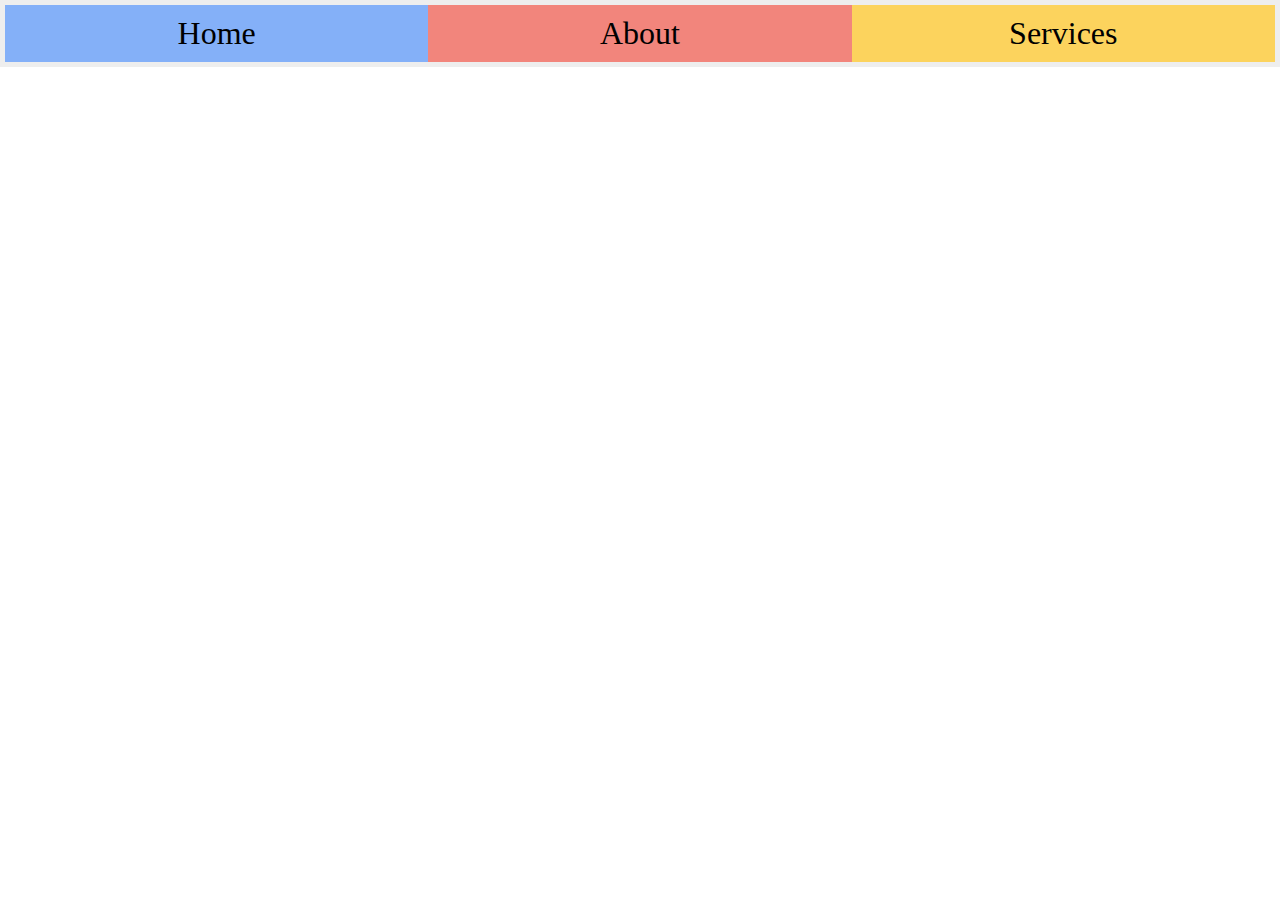
<file: flex-navbar/index.html>
<html>
  <head>
    <link rel="stylesheet" href="./index.css" />
    <title>Flex Flex</title>
  </head>
  <body>
    <nav class="container">
      <div class="home">Home</div>
      <div class="about">About</div>
      <div class="services">Services</div>
    </nav>
  </body>
</html>
</file>
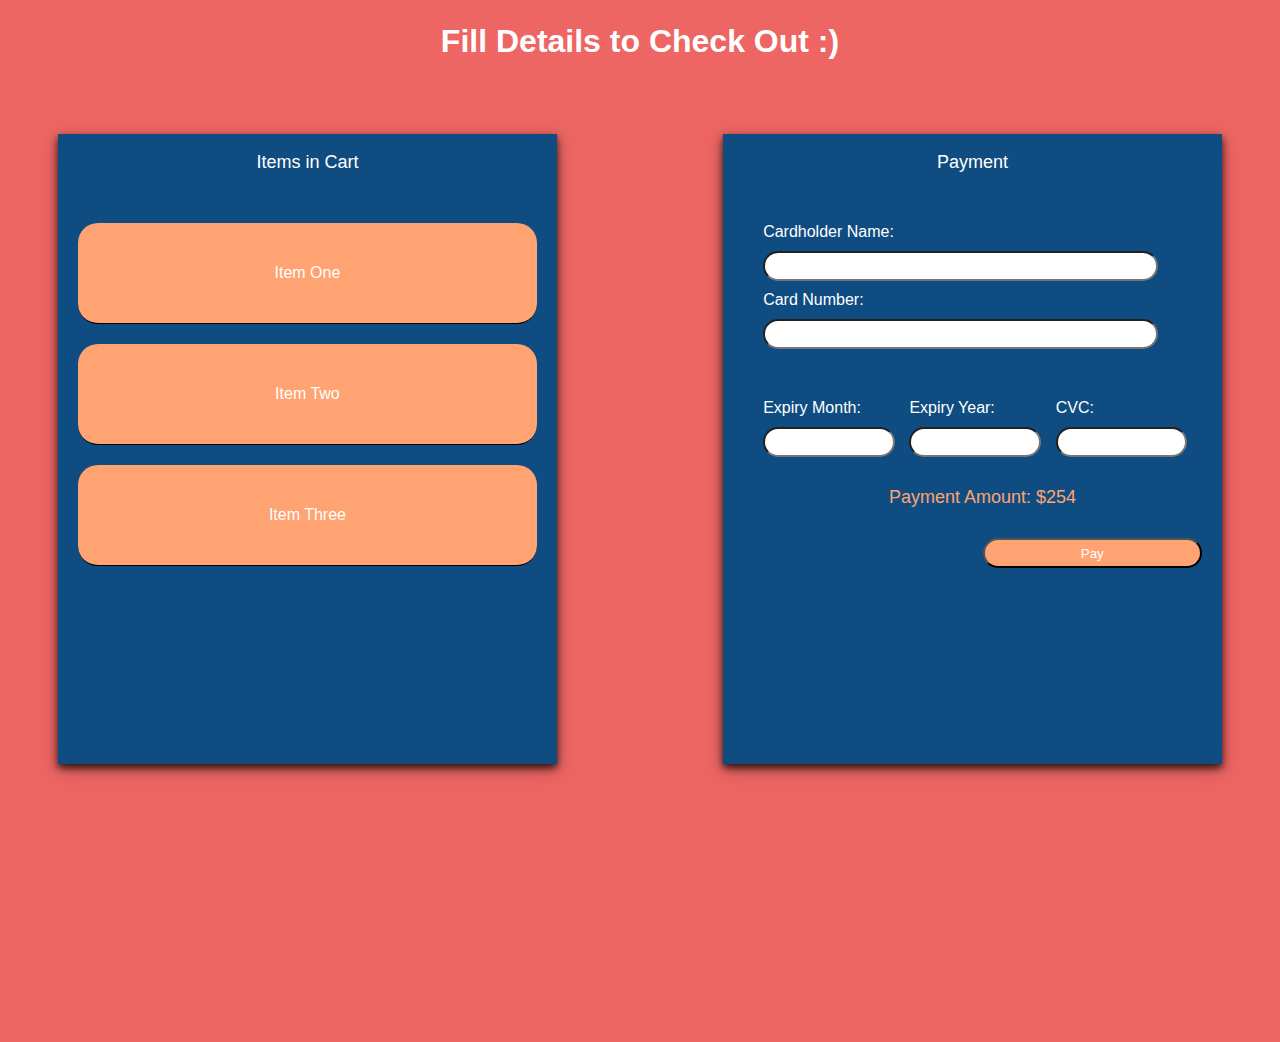
<file: dailyui/checkout/index.html>
<html>
  <head>
    <title>Check Out Page</title>
    <link rel="stylesheet" href="index.css" />
  </head>
  <body>
    <h1>Fill Details to Check Out :)</h1>
    <div class="main">
      <div class="orderitems">
        <p>Items in Cart</p>
        <div class="item">
          <span>Item One</span>
        </div>
        <div class="item">
          <span>Item Two</span>
        </div>
        <div class="item">
          <span>Item Three</span>
        </div>
      </div>
      <div class="between"></div>
      <div class="payment">
        <p>Payment</p>
        <form class="form">
          <div class="name">
            <div>
              <label for="cardholdername">Cardholder Name:</label><br />
              <input type="text" id="cardholdername" />
            </div>
          </div>
          <div class="number">
            <div>
              <label for="cardnumber">Card Number:</label><br />
              <input type="text" id="cardnumber" />
            </div>
          </div>
          <div class="details">
            <div>
              <label for="cardholdername">Expiry Month:</label><br />
              <input type="text" id="cardholdername" />
            </div>
            <div>
              <label for="cardholdername">Expiry Year:</label><br />
              <input type="text" id="cardholdername" />
            </div>
            <div>
              <label for="cardholdername">CVC:</label><br />
              <input type="text" id="cardholdername" />
            </div>
          </div>
          <div class="amount">
            <span>Payment Amount: $254</span>
          </div>
          <div class="submit">
            <input class="button" type="Submit" value="Pay" />
          </div>
        </form>
      </div>
    </div>
  </body>
</html>
</file>
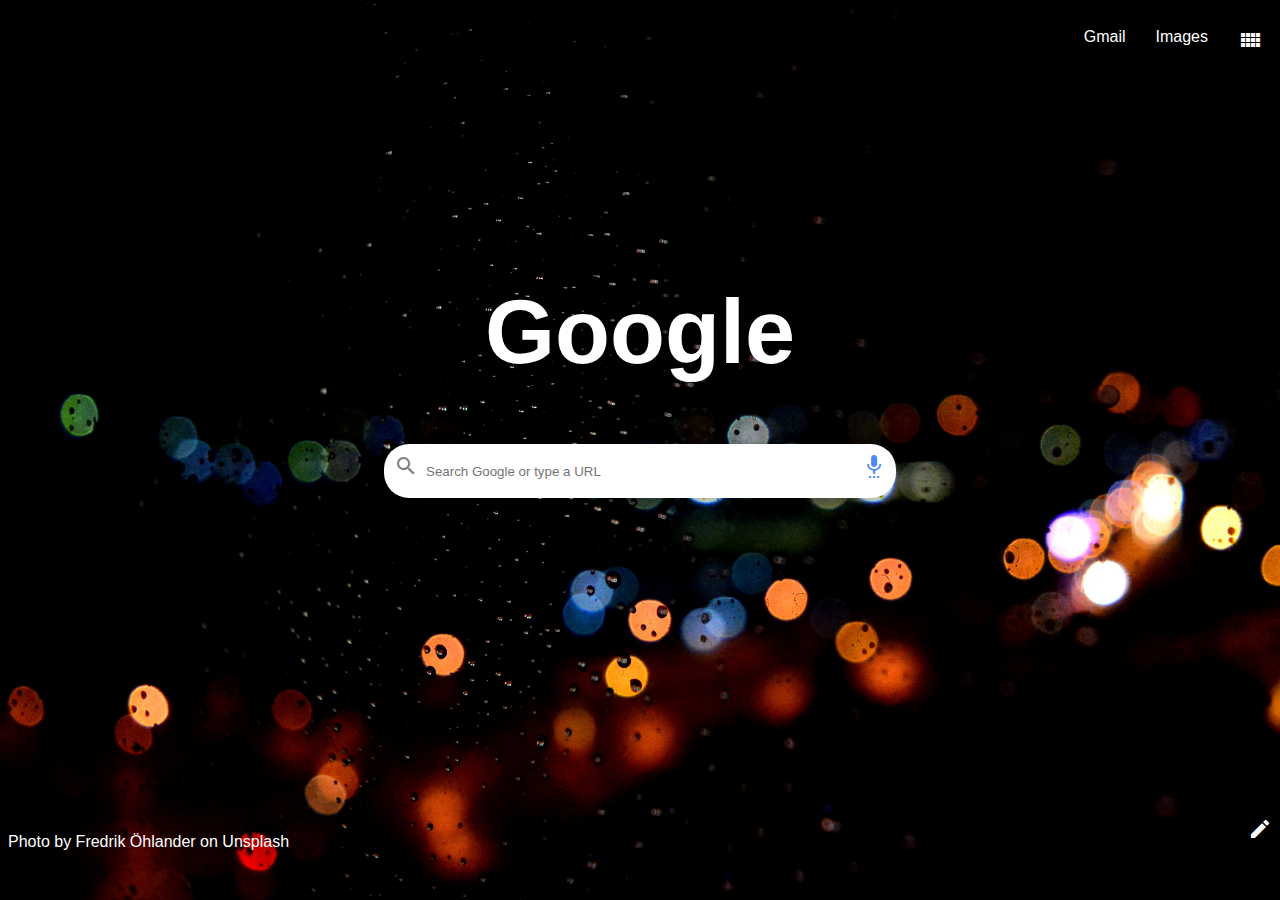
<file: dailyui/landingpage/index.html>
<html>
    <head>
        <link href="https://fonts.googleapis.com/icon?family=Material+Icons"
      rel="stylesheet">
        <link rel="stylesheet" href="./index.css"> 
        <title>That Landing Page</title>
    </head>
    <body>
        <header>
            <nav class="header">
                <div><a href="">Gmail</a></div>
                <div><a href="">Images</a></div>
                <div><i class="material-icons">view_comfy</i></div>
            </nav>
        </header>
        <main>
            <div class="main">
                <h1>Google</h1>
                <div class="input container">
                    <i class="material-icons search">search</i>
                    <input placeholder="Search Google or type a URL"/>
                    <i class="material-icons voice">settings_voice</i>
                </div>
            </div>  
        </main>
        <footer>
            <p>Photo by Fredrik Öhlander on Unsplash</p>
            <i class="material-icons">create</i>
        </footer>
    </body>
</html>
</file>
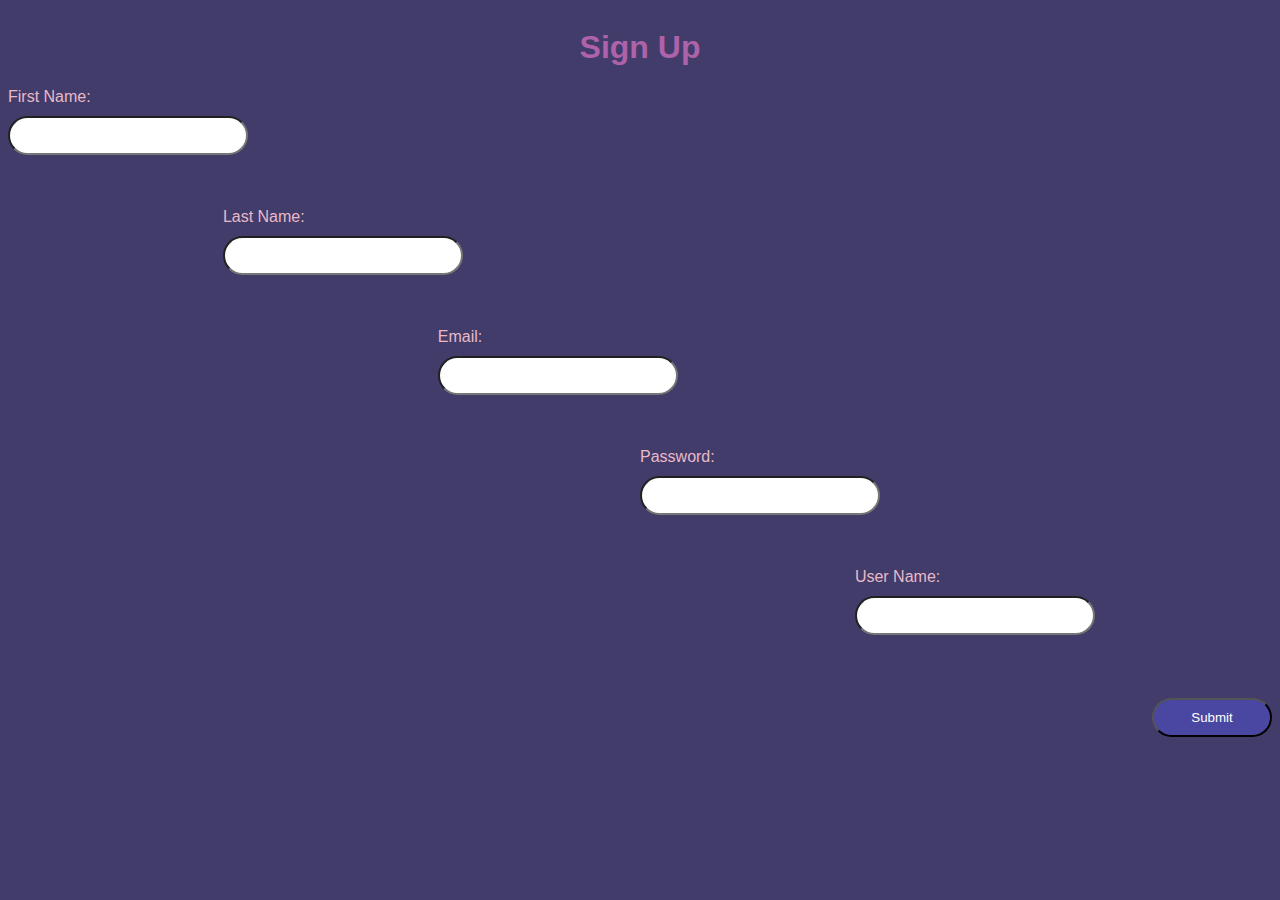
<file: dailyui/signup/index.html>
<html>
  <head>
    <link rel="stylesheet" href="index.css" />
    <title>Sign Up v1</title>
  </head>
  <body>
    <h1>Sign Up</h1>
    <form class="form">
      <div class="fname">
        <label for="firstname">First Name:</label><br />
        <input type="text" id="firstname" />
      </div>
      <div class="lname">
        <label for="lastname">Last Name:</label><br />
        <input type="text" id="lastname" />
      </div>
      <div class="email">
        <label for="emailinput">Email:</label><br />
        <input type="text" id="emailinput" />
      </div>
      <div class="pword">
        <label for="password">Password:</label><br />
        <input type="password" id="password" />
      </div>
      <div class="uname">
        <label for="username">User Name:</label><br />
        <input type="text" id="username" />
      </div>
      <div class="submit">
        <input class="button" type="Submit" value="Submit" />
      </div>
    </form>
  </body>
</html>
</file>
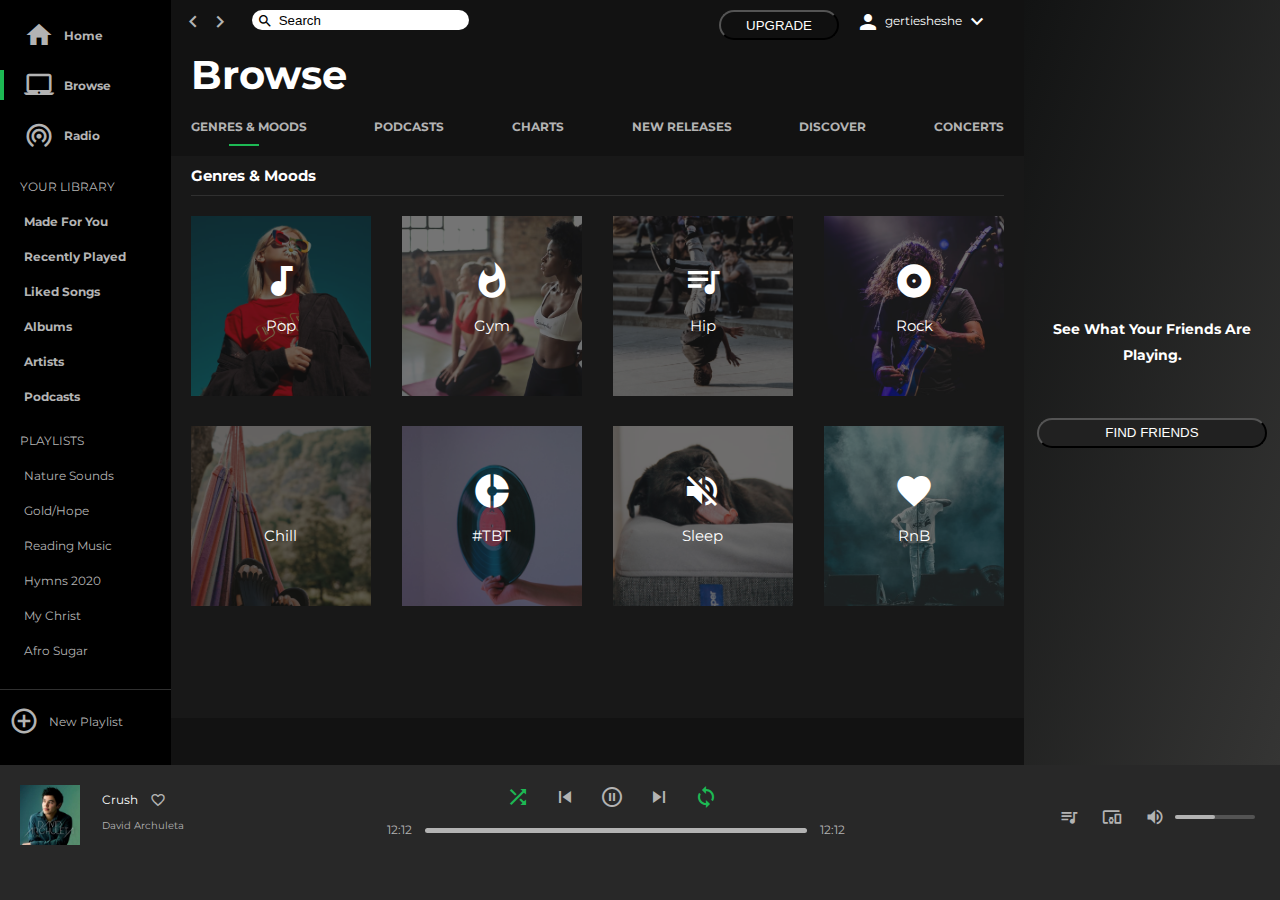
<file: dailyui/spotify/index.html>
<html>
  <head>
    <title>Spotify Landing Page</title>
    <link rel="stylesheet" href="index.css" />
    <link
      href="https://fonts.googleapis.com/icon?family=Material+Icons"
      rel="stylesheet"
    />
    <link
      href="https://fonts.googleapis.com/css?family=Montserrat:800italic,700,300,600,800,400"
      rel="stylesheet"
    />
  </head>
  <body>
    <main>
      <div class="column-one">
        <div class="sidebar-content">
          <div class="menu"><i class="material-icons">home</i>Home</div>
          <div class="menu browse-selected">
            <i class="material-icons">laptop_mac</i>Browse
          </div>
          <div class="menu">
            <i class="material-icons">wifi_tethering</i>Radio
          </div>

          <p class="library">YOUR LIBRARY</p>
          <div class="library-menu">Made For You</div>
          <div class="library-menu">Recently Played</div>
          <div class="library-menu">Liked Songs</div>
          <div class="library-menu">Albums</div>
          <div class="library-menu">Artists</div>
          <div class="library-menu">Podcasts</div>

          <p class="playlists">PLAYLISTS</p>
          <div>Nature Sounds</div>
          <div>Gold/Hope</div>
          <div>Reading Music</div>
          <div>Hymns 2020</div>
          <div>My Christ</div>
          <div>Afro Sugar</div>
        </div>
        <div class="sticky">
          <div>
            <i class="material-icons">add_circle_outline</i>New Playlist
          </div>
        </div>
      </div>
      <div class="column-two">
        <div>
          <div class="nav-bar">
            <div class="search">
              <div class="arrows">
                <i class="material-icons">keyboard_arrow_left</i>
                <i class="material-icons arrow">keyboard_arrow_right</i>
              </div>
              <div class="search-bar">
                <i class="material-icons">search</i>
                <input placeholder="Search" />
              </div>
            </div>
            <div class="upgrade">
              <button class="upgrade-button">UPGRADE</button>
              <div class="profile-icon">
                <i class="material-icons">person</i>gertiesheshe
                <i class="material-icons">keyboard_arrow_down</i>
              </div>
            </div>
          </div>
          <div class="main-header-content">
            <div class="Browse">
              Browse
            </div>
            <div class="genre-selection">
              <div class="genres">
                GENRES & MOODS
                <div class="selected-genre"></div>
              </div>
              <div class="genres">PODCASTS</div>
              <div class="genres">CHARTS</div>
              <div class="genres">NEW RELEASES</div>
              <div class="genres">DISCOVER</div>
              <div class="genres">CONCERTS</div>
            </div>
          </div>
        </div>
        <div class="body-background">
          <div class="body-content">
            <div class="selected-title">Genres & Moods</div>
            <div class="genre-moods-selections">
              <div class="genre-and-mood">
                <div class="genre-icon">
                  <div>
                    <i class="material-icons">audiotrack</i></br>
                    <p>Pop</p>
                  </div>
                </div>
                <img src="album-photos/pop.jpeg" />
              </div>
              <div class="genre-and-mood">
                <div class="genre-icon">
                    <div>
                      <i class="material-icons">whatshot</i></br>
                      <p>Gym</p>
                    </div>
                  </div>
                <img src="album-photos/workout.jpeg" />
              </div>
              <div class="genre-and-mood">
                <div class="genre-icon">
                    <div>
                      <i class="material-icons">queue_music</i></br>
                      <p>Hip</p>
                    </div>
                  </div>
                <img src="album-photos/hiphop.jpeg" />
              </div>
              <div class="genre-and-mood">
                <div class="genre-icon">
                    <div>
                      <i class="material-icons">album</i></br>
                      <p>Rock</p>
                    </div>
                  </div>
                <img src="album-photos/rock.jpeg" />
              </div>
              <div class="genre-and-mood">
                <div class="genre-icon">
                    <div>
                      <i class="material-icons">eco</i></br>
                      <p>Chill</p>
                    </div>
                  </div>
                <img src="album-photos/chill.jpeg" />
              </div>
              <div class="genre-and-mood">
                <div class="genre-icon">
                    <div>
                      <i class="material-icons">donut_small</i></br>
                      <p>#TBT</p>
                    </div>
                  </div>
                <img src="album-photos/throwback.jpeg" />
              </div>
              <div class="genre-and-mood">
                <div class="genre-icon">
                    <div>
                      <i class="material-icons">volume_off</i></br>
                      <p>Sleep</p>
                    </div>
                  </div>
                <img src="album-photos/sleep.jpeg" />
              </div>
              <div class="genre-and-mood">
                <div class="genre-icon">
                    <div>
                      <i class="material-icons">favorite</i></br>
                      <p>RnB</p>
                    </div>
                  </div>
                <img src="album-photos/rnb.jpeg" />
              </div>
            </div>
          </div>
        </div>
      </div>
      <div class="column-three">
        <div>
          <div class="friends-text">
            See What Your Friends Are Playing.
          </div>

          <div class="friends-button">
            <button>FIND FRIENDS</button>
          </div>
        </div>
      </div>
    </main>
    <footer>
      <div class="song-playing">
        <div class="author-image">
          <img src="playing.jpg" />
        </div>
        <div class="author-details">
          <div class="detail_one">
            <p class="song">Crush</p>
            <i class="material-icons">favorite_border</i>
          </div>
          <p class="author">David Archuleta</p>
        </div>
      </div>
      <div class="listen-controls">
        <div class="controls">
          <i class="material-icons selected">shuffle</i>
          <i class="material-icons">skip_previous</i>
          <i class="material-icons">pause_circle_outline</i>
          <i class="material-icons">skip_next</i>
          <i class="material-icons selected">loop</i>
        </div>
        <div class="progress">
          <span
            >12:12
            <div class="play-length"></div>
            12:12</span
          >
        </div>
      </div>
      <div class="settings">
        <div class="settings-icons">
          <i class="material-icons">queue_music</i>
          <i class="material-icons">devices_other</i>
          <i class="material-icons">volume_up</i>
        </div>
        <div class="sound-bar">
          <div class="sound-container">
            <div class="sound-level"></div>
          </div>
        </div>
      </div>
    </footer>
  </body>
</html>
</file>
<file: flex-navbar/index.css>
body {
  margin: 0;
  padding: 0;
  font-family: Verdana;
}

.container {
  border: 5px solid #eee;
  display: flex;
  flex-direction: row;
}

/* .services {
  margin-left: auto;
} */

.container > div {
  padding: 10px;
  text-align: center;
  font-size: 2em;
  flex: 1;
}

.container > div:nth-child(1) {
  background-color: #84b0f8;
}

.container > div:nth-child(2) {
  background-color: #f2857c;
}

.container > div:nth-child(3) {
  background-color: #fcd35d;
}

@media all and (max-width: 700px) {
  .container {
    flex-direction: column;
  }
}

/* .home,
.services {
  flex: 1;
} */

/* .about {
  flex: 2;
} */

/* .services {
  margin-left: auto;
} */
</file>
<file: dailyui/checkout/index.css>
body {
  background-color: #ed6663;
  color: white;
  font-family: 'Gill Sans', 'Gill Sans MT', Calibri, 'Trebuchet MS', sans-serif;
}

h1 {
  text-align: center;
  height: 10vh;
  padding-top: 15;
}

p {
  font-size: large;
  margin-bottom: 10%;
}

.main {
  display: flex;
  height: 100vh;
  justify-content: center;
  text-align: center;
}

.orderitems {
  flex: 3;
  background-color: #0f4c81;
  height: 70vh;
  margin-left: 50px;
  box-shadow: 0 4px 8px 0 rgba(0, 0, 0, 0.8), 0 6px 20px 0 rgba(0, 0, 0, 0.19);
}

.between {
  flex: 1;
}

.payment {
  flex: 3;
  background-color: #0f4c81;
  margin-right: 50px;
  height: 70vh;
  box-shadow: 0 4px 8px 0 rgba(0, 0, 0, 0.8), 0 6px 20px 0 rgba(0, 0, 0, 0.19);
}

.item {
  height: 100px;
  background-color: #ffa372;
  border-bottom: 1px solid black;
  margin: 0 20px 20px 20px;
  display: flex;
  justify-content: center;
  align-items: center;
  border-radius: 20px;
}

form {
  margin: 0 20px 0 40px;
  text-align: left;
}

.name {
  display: flex;
}

.name div {
  flex: 1;
}

input {
  border-radius: 20px;
  width: 90%;
  height: 30px;
  margin: 10px 0 10px 0;
}

.details {
  display: flex;
  margin-top: 40px;
}

.amount {
  text-align: center;
  font-size: large;
  margin-top: 20px;
  color: #ffa372;
}

.submit {
  display: flex;
  justify-content: flex-end;
  margin-top: 20px;
}

.submit input {
  width: 50%;
  background-color: #ffa372;
  color: white;
}
</file>
<file: dailyui/landingpage/index.css>
body {
    background-image: url('./bg.jpg');
    background-size: cover;
    background-position: center center;
    color: white;
    font-family: 'Gill Sans', 'Gill Sans MT', Calibri, 'Trebuchet MS', sans-serif;
}

.header {
    display: flex;
    justify-content: flex-end;
}

.header div {
    padding: 20px 10px 0 20px;
}

a {
    text-decoration: none;
    color: white
}

main {
    height: 85vh;
    display: flex;
    align-items: center;
}

.main {
    display: flex;
    flex-direction: column;
    width: 100vw;
    margin-bottom: 150px;
}

.container {
    display: grid;
    grid-template-columns: auto auto auto;
}

.container input {
    grid-column: 1 / 4;
    grid-row: 1 / 2;
}

.search {
    grid-column: 1 / 2;
    grid-row: 1 / 2;
    color: gray;
    padding: 10 0 0 10;
    z-index: 1;
}

.voice {
    grid-column: 3 / 4;
    grid-row: 1 / 2;
    color: #4c8bf5;
    padding: 10 10 0 0;
}

.input {
    align-self: center;
}

::-webkit-input-placeholder {
    padding-left: 40px;
}

input {
    border-radius: 25px;
    width:40vw;
    height:6vh;
    border: none;
    box-shadow: 0 4px 8px 0 rgba(0, 0, 0, 0.2), 0 6px 20px 0 rgba(0, 0, 0, 0.19);
}

h1 {
    font-size: 90px;
    align-self: center;
}

footer {
    display: flex;
    justify-content: space-between;
}
</file>
<file: dailyui/signup/index.css>
body {
  background-color: #413c69;
  color: #eab9c9;
  font-family: 'Gill Sans', 'Gill Sans MT', Calibri, 'Trebuchet MS', sans-serif;
  display: flex;
  flex-direction: column;
}

form {
  flex-direction: column;
  height: 80vh;
  display: flex;
}

form > div {
  flex: 1;
}

h1 {
  color: #ad62aa;
  text-align: center;
}

input {
  border-radius: 25px;
  padding-top: 10px;
  padding-bottom: 10px;
  margin-top: 10px;
  width: 240px;
}

.button {
  background-color: #4a47a3;
  color: #ffffff;
  padding: 10px;
  width: 120px;
  border-radius: 25px;
}

.submit {
  align-self: flex-end;
}

.lname {
  margin-left: 17%;
}

.email {
  margin-left: 34%;
}

.pword {
  margin-left: 50%;
}

.uname {
  margin-left: 67%;
}

@media screen and (max-width: 800px) {
  .fname,
  .lname,
  .email,
  .uname,
  .pword,
  .submit {
    align-self: center;
    margin-left: 0;
  }
}
</file>
<file: dailyui/spotify/index.css>
body {
  margin: 0;
  padding: 0;
  color: #b3b3b3;
  font-family: "Montserrat";
  font-size: 12px;
}

main {
  display: flex;
}

.column-one {
  background-color: black;
}

.column-three {
  flex: 1.5;
  display: flex;
  justify-content: center;
  align-items: center;
  background-image: linear-gradient(
    to bottom right,
    rgb(18, 19, 19),
    rgb(53, 53, 52)
  );
}

.friends-text {
  font-weight: 700;
  color: white;
  font-size: 14px;
  text-align: center;
  line-height: 1.8;
}

.friends-button {
  text-align: center;
  padding-top: 50px;
}

button {
  border-radius: 25px;
  color: white;
  background-color: #212121;
  width: 90%;
  height: 30px;
}

.column-one {
  flex: 1;
  overflow: scroll;
}

.sidebar-content div {
  margin-top: 20px;
  padding-left: 20px;
  border-left: solid 4px black;
}

.sidebar-content div:hover {
  border-left: solid 4px #1db954;
}

.sidebar-content p {
  padding-left: 20px;
}

.column-one i {
  font-size: 30px;
  vertical-align: -10;
  padding-right: 10px;
}

.sidebar-content div:hover {
  color: white;
  cursor: pointer;
}

.column-two {
  flex: 5;
  background-color: #121212;
}

.library,
.playlists {
  padding-top: 10%;
}

.menu {
  font-weight: 700;
}

.library-menu {
  font-weight: 700;
}

main {
  height: 85%;
}

.sidebar-content {
  overflow: scroll;
  height: 90%;
}

.sticky {
  display: flex;
  height: 5%;
  align-items: center;
  padding-left: 5%;
  padding-top: 7%;
  border-top: solid 1px #303030;
}

footer {
  background-color: #282828;
  height: 15%;
  display: flex;
}

.browse-selected {
  border-left: solid 4px #1db954 !important;
}

.song-playing {
  flex: 1;
  display: flex;
}

.author-image {
  flex: 2;
}

.author-details {
  flex: 3;
  padding-top: 15px;
}

.author-details i {
  font-size: 16px;
  padding-top: 12px;
  padding-left: 12px;
}

.author {
  margin-top: 0;
}

.detail_one {
  display: flex;
}

.song {
  color: white;
}

.author {
  font-size: 10;
}

.listen-controls {
  flex: 3;
}

.settings {
  flex: 1;
  display: flex;
  padding-top: 12px;
}

.settings-icons {
  flex: 1.2;
  padding-top: 30px;
  padding-left: 15px;
}

.settings-icons i {
  font-size: 20px;
  padding: 0 0 0 20;
}

.sound-bar {
  flex: 1;
}

.sound-container {
  width: 80px;
  height: 4px;
  background-color: #535353;
  border-radius: 25px;
  margin-top: 38px;
  margin-left: 5px;
}

.sound-level {
  width: 40px;
  height: 4px;
  background-color: #b3b3b3;
  border-radius: 25px;
}

.play-length {
  border-radius: 25px;
  background-color: #b3b3b3;
  height: 5px;
  width: 60%;
  display: inline-block;
  vertical-align: 1;
  margin-left: 10px;
  margin-right: 10px;
}

.controls {
  padding-top: 20px;
  padding-left: 30%;
  padding-bottom: 10px;
}

.controls i {
  padding-left: 20px;
}

.selected {
  color: #1db954;
}
.progress {
  margin-left: 17%;
}

img {
  width: 60px;
  height: 60px;
  object-fit: fill;
  margin-top: 20px;
  margin-left: 20px;
}

.nav-bar {
  display: flex;
  padding: 10px;
}

.search {
  flex: 1;
  display: flex;
}

.upgrade {
  flex: 1;
  display: flex;
  justify-content: flex-end;
}

.search-bar {
  display: grid;
}

input {
  border-radius: 25px;
  border: none;
  width: 120%;
  height: 20px;
  grid-column: 1 / 2;
  grid-row: 1 / 2;
}

::-webkit-input-placeholder {
  padding-left: 25px;
  color: black;
  margin-top: 20px;
}

.search-bar i {
  grid-column: 1 / 2;
  grid-row: 1 / 2;
  z-index: 1;
  color: black;
  font-size: 16px;
  padding-left: 5px;
  padding-top: 3px;
}

.arrow {
  padding-right: 20px;
}

.upgrade-button {
  width: 120px;
  margin-right: 17px;
  background-color: #101010;
}

.profile-icon {
  padding-right: 20px;
  color: white;
}

.profile-icon i {
  vertical-align: -9;
  padding-right: 5px;
}

.browse {
  font-weight: 700;
  color: white;
  font-size: 40px;
}

.main-header-content {
  padding-left: 20px;
  padding-right: 20px;
}

.body-background {
  height: 73.5%;
  background-color: #181818;
  overflow: scroll;
}

.body-content {
  padding-left: 20px;
  padding-right: 20px;
}

.genre-selection {
  display: flex;
  padding: 20 0 10 0;
  justify-content: space-between;
}

.genres {
  font-weight: 700;
}

.genres:hover {
  cursor: pointer;
  color: white;
}

.selected-genre {
  background-color: #1db954;
  height: 1.5px;
  width: 30px;
  margin: 10 0 0 38;
}

.selected-title {
  padding-top: 10px;
  padding-bottom: 10px;
  font-size: 15px;
  font-weight: 700;
  color: white;
  border-bottom: solid 0.1px #303030;
}

.genre-moods-selections {
  display: flex;
  flex-wrap: wrap;
  justify-content: space-between;
}

.genre-and-mood {
  display: grid;
  height: 180px;
  width: 180px;
  margin-top: 20px;
  margin-bottom: 10px;
}

.genre-and-mood img {
  height: 180px;
  width: 180px;
  margin: 0;
  object-fit: cover;
  grid-column: 1 / 2;
  grid-row: 1 / 2;
  opacity: 40%;
}

.genre-icon {
  grid-column: 1 / 2;
  grid-row: 1 / 2;
  z-index: 1;
  display: flex;
  justify-content: center;
  align-items: center;
}

.genre-icon i {
  color: white;
  font-size: 40px;
}

.genre-icon p {
  text-align: center;
  color: white;
  font-size: 15;
}
</file>
